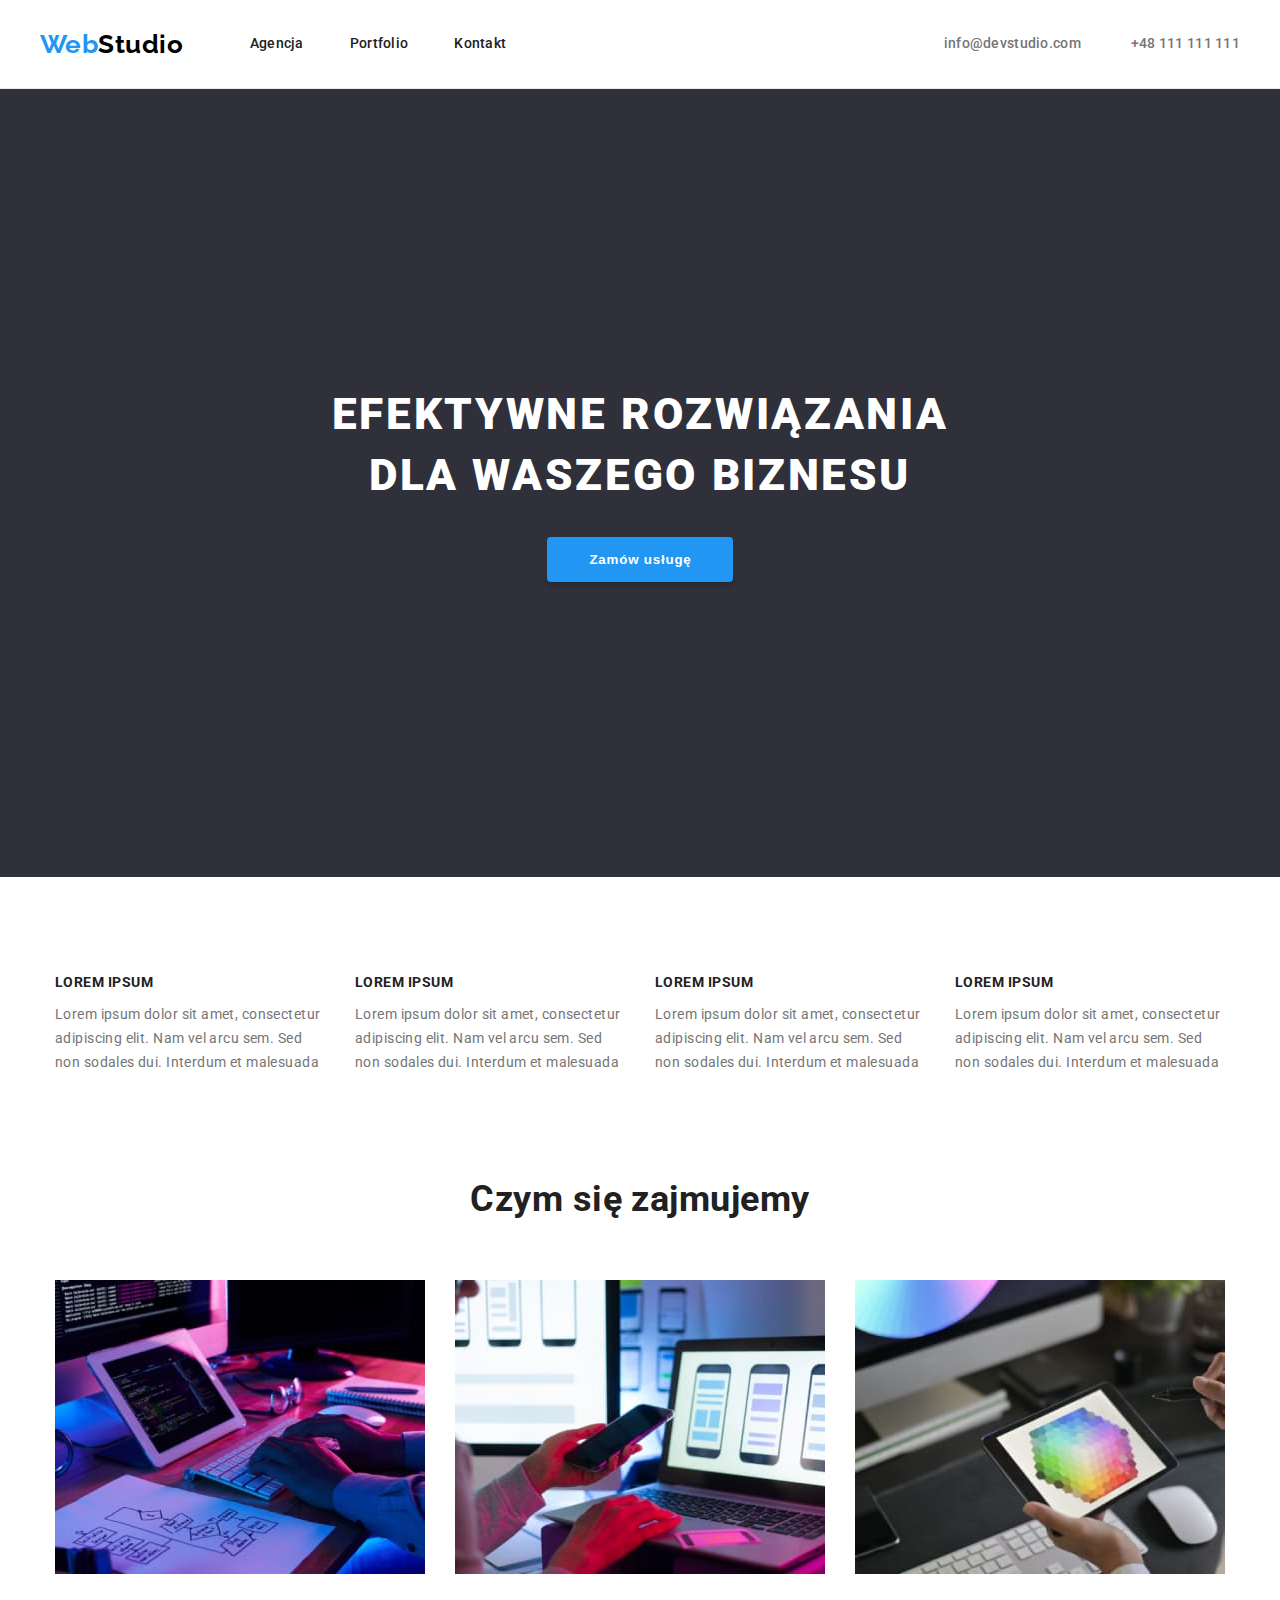
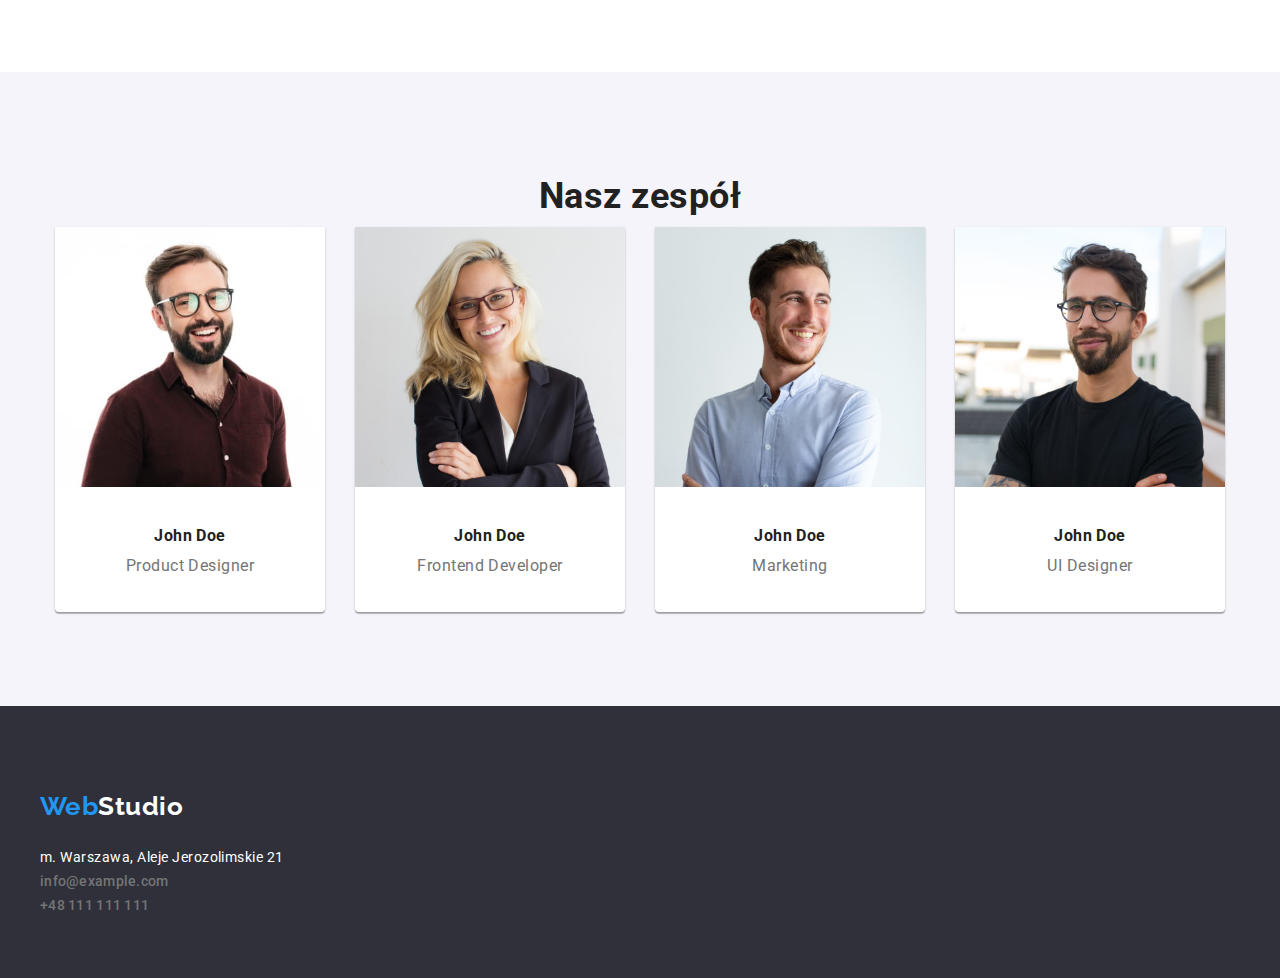
<file: index.html>
<!DOCTYPE html>
<html lang="pl">
  <head>
    <meta charset="UTF-8" />
    <meta http-equiv="X-UA-Compatible" content="IE=edge" />
    <meta name="viewport" content="width=device-width, initial-scale=1.0" />
    <title>WebStudio</title>
    <link rel="preconnect" href="https://fonts.googleapis.com" />
    <link rel="preconnect" href="https://fonts.gstatic.com" crossorigin />
    <link
      href="https://fonts.googleapis.com/css2?family=Montserrat:wght@400;700&family=Raleway:wght@700&family=Roboto:wght@400;500;700;900&display=swap"
      rel="stylesheet"
    />
    <link
      rel="stylesheet"
      href="https://cdnjs.cloudflare.com/ajax/libs/modern-normalize/1.1.0/modern-normalize.min.css"
      integrity="sha512-wpPYUAdjBVSE4KJnH1VR1HeZfpl1ub8YT/NKx4PuQ5NmX2tKuGu6U/JRp5y+Y8XG2tV+wKQpNHVUX03MfMFn9Q=="
      crossorigin="anonymous"
      referrerpolicy="no-referrer"
    />
    <link href="css/styles.css" rel="stylesheet" />
  </head>
  <body>
    <header>
      <div class="container header-container">
        <a class="header-style" href="index.html"><span class="blue-logo">Web</span>Studio</a>
        <nav>
          <ul class="navigation">
            <li class="navigation-item">
              <a href="index.html" class="black-header">Agencja</a>
            </li>
            <li>
              <a href="portfolio.html" class="black-header">Portfolio</a>
            </li>
            <li>
              <a href="#" class="black-header">Kontakt</a>
            </li>
          </ul>
        </nav>
        <ul class="header-contact">
          <li><a href="mailto:info@devstudio.com" class="address">info@devstudio.com</a></li>
          <li><a href="tel:+48111111111" class="address">+48 111 111 111</a></li>
        </ul>
      </div>
    </header>
    <main>
      <section class="backgroud">
        <div class="big-container container section">
          <h1 class="big-text">EFEKTYWNE ROZWIĄZANIA DLA WASZEGO BIZNESU</h1>
          <button type="button" class="first-button">Zamów usługę</button>
        </div>
      </section>
      <section class="section">
        <ul class="lorem-list container">
          <li class="lorem-item">
            <h3 class="lorem-ipsum">LOREM IPSUM</h3>
            <p class="lorem-text">
              Lorem ipsum dolor sit amet, consectetur adipiscing elit. Nam vel arcu sem. Sed non
              sodales dui. Interdum et malesuada
            </p>
          </li>
          <li class="lorem-item">
            <h3 class="lorem-ipsum">LOREM IPSUM</h3>
            <p class="lorem-text">
              Lorem ipsum dolor sit amet, consectetur adipiscing elit. Nam vel arcu sem. Sed non
              sodales dui. Interdum et malesuada
            </p>
          </li>
          <li class="lorem-item">
            <h3 class="lorem-ipsum">LOREM IPSUM</h3>
            <p class="lorem-text">
              Lorem ipsum dolor sit amet, consectetur adipiscing elit. Nam vel arcu sem. Sed non
              sodales dui. Interdum et malesuada
            </p>
          </li>
          <li class="lorem-item">
            <h3 class="lorem-ipsum">LOREM IPSUM</h3>
            <p class="lorem-text">
              Lorem ipsum dolor sit amet, consectetur adipiscing elit. Nam vel arcu sem. Sed non
              sodales dui. Interdum et malesuada
            </p>
          </li>
        </ul>
        <section>
          <h2 class="first-header">Czym się zajmujemy</h2>
          <ul class="job-list container">
            <li><img alt="Programowanie" width="370" height="294" src="images/img1.jpg" /></li>
            <li><img alt="Aplikacje" width="370" height="294" src="images/img2.jpg" /></li>
            <li><img alt="Tablety" width="370" height="294" src="images/img3.jpg" /></li>
          </ul>
        </section>
      </section>

      <section class="squad section">
        <div class="container">
          <h2 class="second-header">Nasz zespół</h2>
          <ul class="job-list container">
            <li class="squad-item">
              <figure>
                <img alt="Mężczyzna" width="270" height="260" src="images/img4.jpg" />
                <figcaption>
                  <h4 class="name">John Doe</h4>
                  <p class="position">Product Designer</p>
                </figcaption>
              </figure>
            </li>

            <li class="squad-item">
              <figure>
                <img alt="Kobieta" width="270" height="260" src="images/img5.jpg" />
                <figcaption>
                  <h4 class="name">John Doe</h4>
                  <p class="position">Frontend Developer</p>
                </figcaption>
              </figure>
            </li>

            <li class="squad-item">
              <figure>
                <img alt="Mężczyzna" width="270" height="260" src="images/img6.jpg" />
                <figcaption>
                  <h4 class="name">John Doe</h4>
                  <p class="position">Marketing</p>
                </figcaption>
              </figure>
            </li>

            <li class="squad-item">
              <figure>
                <img alt="Mężczyzna" width="270" height="260" src="images/img7.jpg" />
                <figcaption>
                  <h4 class="name">John Doe</h4>
                  <p class="position">UI Designer</p>
                </figcaption>
              </figure>
            </li>
          </ul>
        </div>
      </section>
    </main>
    <footer class="backgroud">
      <div class="container footer-container">
        <a class="footer-style" href="index.html"><span class="blue-logo">Web</span>Studio</a>
        <address>
          <ul>
            <li>
              <p class="footer-adress">m. Warszawa, Aleje Jerozolimskie 21</p>
            </li>
            <li><a class="address" href="mailto:info@example.com">info@example.com</a></li>
            <li><a class="address" href="tel:+48111111111">+48 111 111 111</a></li>
          </ul>
        </address>
      </div>
    </footer>
  </body>
</html>
</file>
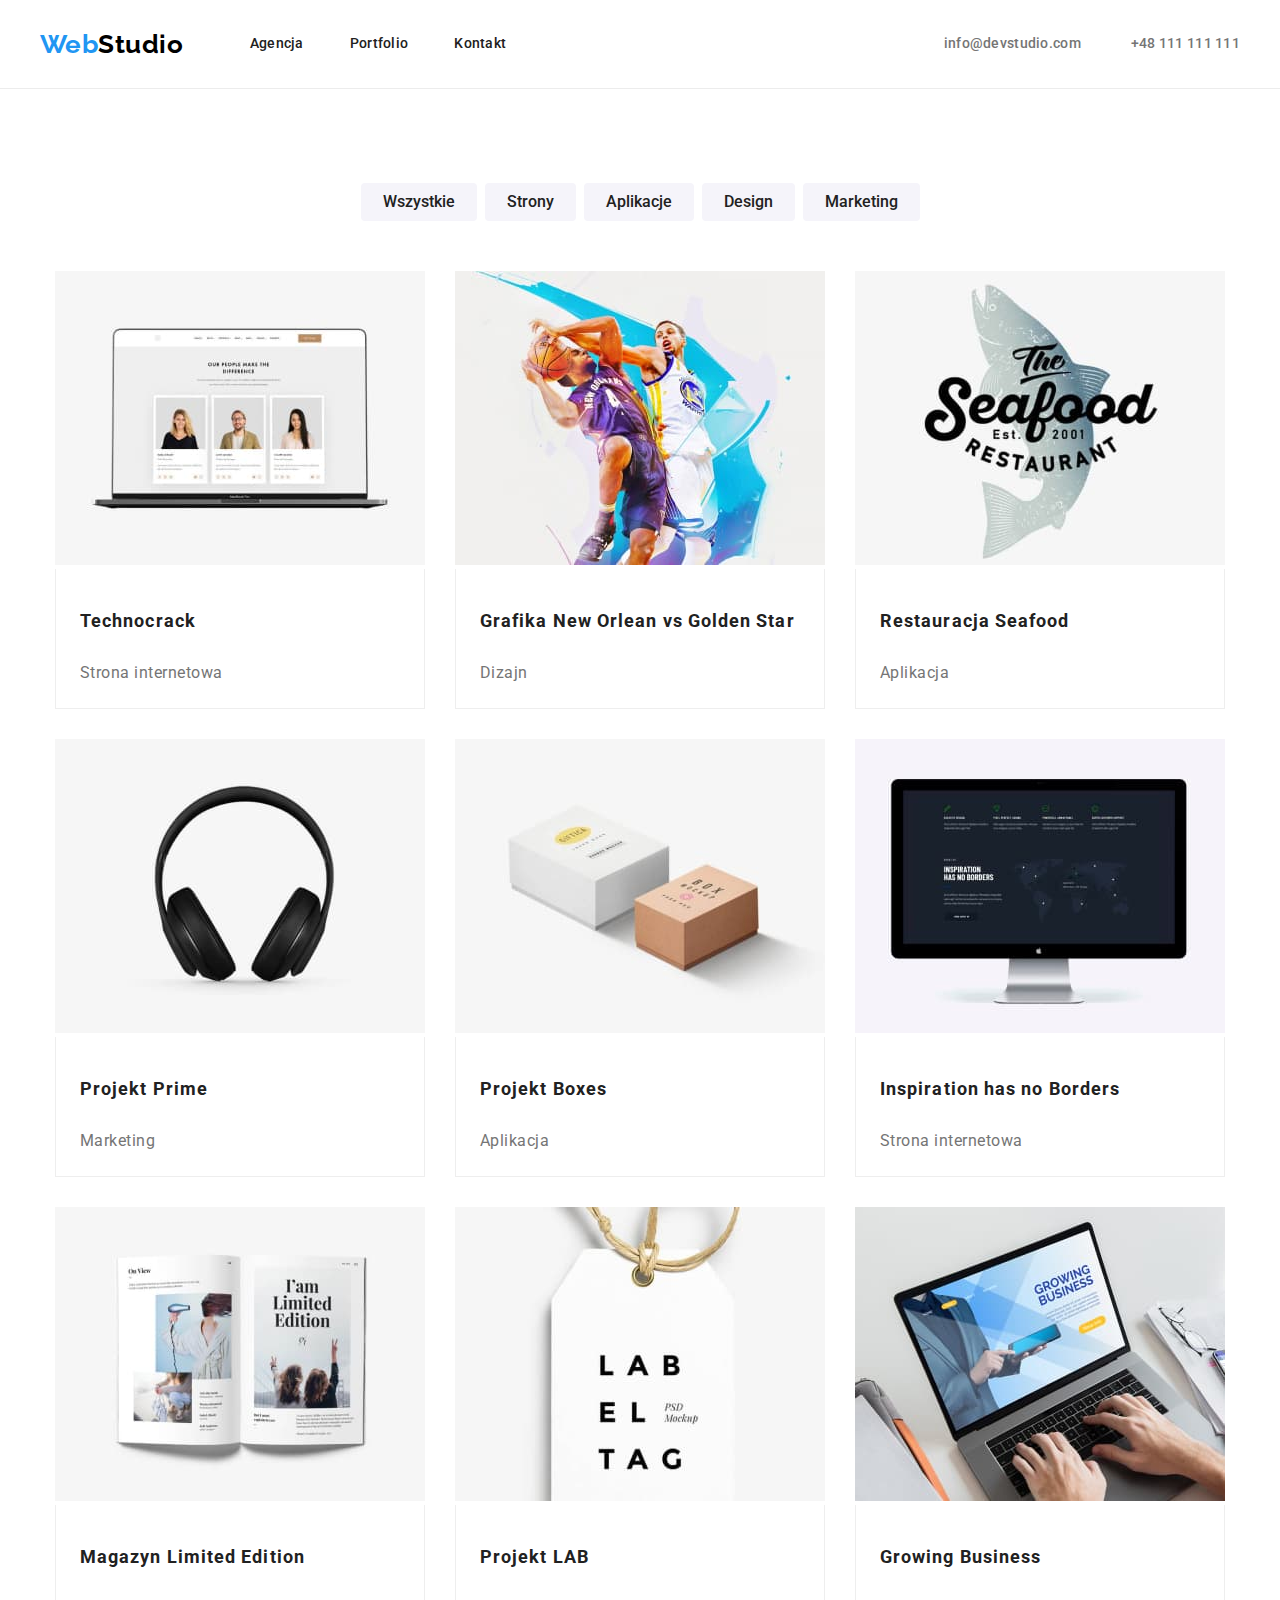
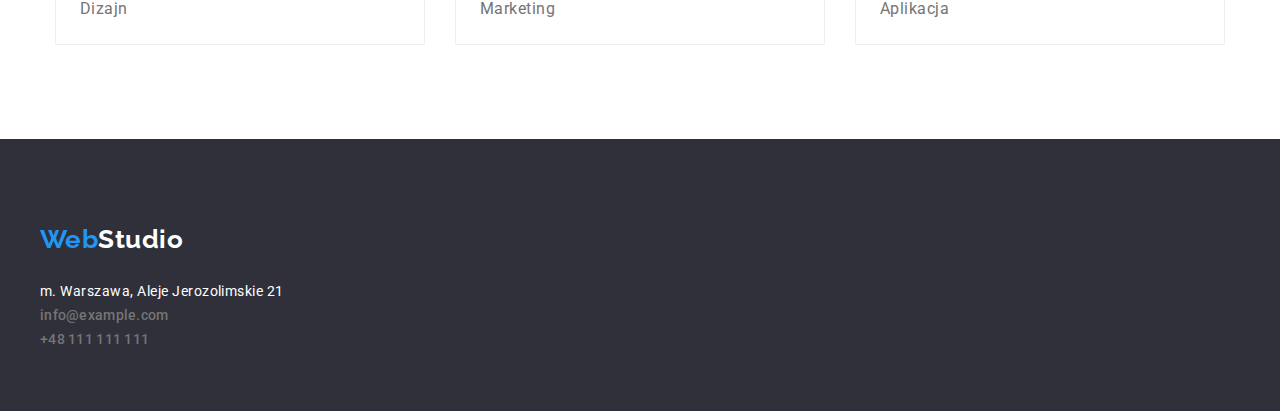
<file: portfolio.html>
<!DOCTYPE html>
<html lang="pl">
  <head>
    <meta charset="UTF-8" />
    <meta http-equiv="X-UA-Compatible" content="IE=edge" />
    <meta name="viewport" content="width=device-width, initial-scale=1.0" />
    <title>Portfolio</title>
    <link href="css/styles.css" rel="stylesheet" />
    <link rel="preconnect" href="https://fonts.googleapis.com" />
    <link rel="preconnect" href="https://fonts.gstatic.com" crossorigin />
    <link
      href="https://fonts.googleapis.com/css2?family=Montserrat:wght@400;700&family=Raleway:wght@700&family=Roboto:wght@400;500;700;900&display=swap"
      rel="stylesheet"
    />
    <link
      rel="stylesheet"
      href="https://cdnjs.cloudflare.com/ajax/libs/modern-normalize/1.1.0/modern-normalize.min.css"
      integrity="sha512-wpPYUAdjBVSE4KJnH1VR1HeZfpl1ub8YT/NKx4PuQ5NmX2tKuGu6U/JRp5y+Y8XG2tV+wKQpNHVUX03MfMFn9Q=="
      crossorigin="anonymous"
      referrerpolicy="no-referrer"
    />
    <link href="css/styles.css" rel="stylesheet" />
  </head>
  <body>
    <header>
      <div class="container header-container">
        <a class="header-style" href="index.html"><span class="blue-logo">Web</span>Studio</a>
        <nav>
          <ul class="navigation">
            <li class="navigation-item">
              <a href="index.html" class="black-header">Agencja</a>
            </li>
            <li>
              <a href="portfolio.html" class="black-header">Portfolio</a>
            </li>
            <li>
              <a href="#" class="black-header">Kontakt</a>
            </li>
          </ul>
        </nav>
        <ul class="header-contact">
          <li><a href="mailto:info@devstudio.com" class="address">info@devstudio.com</a></li>
          <li><a href="tel:+48111111111" class="address">+48 111 111 111</a></li>
        </ul>
      </div>
    </header>
    <main>
      <div class="container">
        <section class="section">
          <ul class="menu">
            <li><button class="second-button" type="button">Wszystkie</button></li>
            <li><button class="second-button" type="button">Strony</button></li>
            <li><button class="second-button" type="button">Aplikacje</button></li>
            <li><button class="second-button" type="button">Design</button></li>
            <li><button class="second-button" type="button">Marketing</button></li>
          </ul>
          <ul class="project">
            <li>
              <figure>
                <img alt="laptop" width="370" height="294" src="images/img8.jpg" />
                <figcaption class="project-description">
                  <h4 class="customers">Technocrack</h4>
                  <p class="project-type">Strona internetowa</p>
                </figcaption>
              </figure>
            </li>

            <li>
              <figure>
                <img alt="koszykarze" width="370" height="294" src="images/img9.jpg" />
                <figcaption class="project-description">
                  <h4 class="customers">Grafika New Orlean vs Golden Star</h4>
                  <p class="project-type">Dizajn</p>
                </figcaption>
              </figure>
            </li>

            <li>
              <figure>
                <img alt="logo restauracji" width="370" height="294" src="images/img10.jpg" />
                <figcaption class="project-description">
                  <h4 class="customers">Restauracja Seafood</h4>
                  <p class="project-type">Aplikacja</p>
                </figcaption>
              </figure>
            </li>

            <li>
              <figure>
                <img alt="słuchawki" width="370" height="294" src="images/img11.jpg" />
                <figcaption class="project-description">
                  <h4 class="customers">Projekt Prime</h4>
                  <p class="project-type">Marketing</p>
                </figcaption>
              </figure>
            </li>

            <li>
              <figure>
                <img alt="pudełka" width="370" height="294" src="images/img12.jpg" />
                <figcaption class="project-description">
                  <h4 class="customers">Projekt Boxes</h4>
                  <p class="project-type">Aplikacja</p>
                </figcaption>
              </figure>
            </li>

            <li>
              <figure>
                <img alt="monitor" width="370" height="294" src="images/img13.jpg" />
                <figcaption class="project-description">
                  <h4 class="customers">Inspiration has no Borders</h4>
                  <p class="project-type">Strona internetowa</p>
                </figcaption>
              </figure>
            </li>

            <li>
              <figure>
                <img alt="magazyn" width="370" height="294" src="images/img14.jpg" />
                <figcaption class="project-description">
                  <h4 class="customers">Magazyn Limited Edition</h4>
                  <p class="project-type">Dizajn</p>
                </figcaption>
              </figure>
            </li>

            <li>
              <figure>
                <img alt="etykieta" width="370" height="294" src="images/img15.jpg" />
                <figcaption class="project-description">
                  <h4 class="customers">Projekt LAB</h4>
                  <p class="project-type">Marketing</p>
                </figcaption>
              </figure>
            </li>

            <li>
              <figure>
                <img alt="laptop" width="370" height="294" src="images/img16.jpg" />
                <figcaption class="project-description">
                  <h4 class="customers">Growing Business</h4>
                  <p class="project-type">Aplikacja</p>
                </figcaption>
              </figure>
            </li>
          </ul>
        </section>
      </div>
    </main>
    <footer class="backgroud">
      <div class="container footer-container">
        <a class="footer-style" href="index.html"><span class="blue-logo">Web</span>Studio</a>
        <address>
          <ul>
            <li>
              <p class="footer-adress">m. Warszawa, Aleje Jerozolimskie 21</p>
            </li>
            <li><a class="address" href="mailto:info@example.com">info@example.com</a></li>
            <li><a class="address" href="tel:+48111111111">+48 111 111 111</a></li>
          </ul>
        </address>
      </div>
    </footer>
  </body>
</html>
</file>
<file: css/styles.css>
:root {
  --text-color: #000000;
  --first-color: #ffffff;
  --second-color: #2196f3;
  --secon-black: #212121;
  --color-grey: #757575;
  --color-header-line: rgba(236, 236, 236, 1);
  --color-border-line: #eeeeee;
  --font-primary: 'Roboto', sans-serif;
  --font-secondary: 'Raleway';
}

* {
  margin: 0;
  padding: 0;
}

body {
  font-family: var(--font-primary);
  letter-spacing: 0.03em;
}
a {
  text-decoration: none;
}
ul {
  list-style-type: none;
}
button {
  cursor: pointer;
}
.backgroud {
  background-color: #2f303a;
}
.address,
.black-header {
  font-weight: 500;
  font-size: 14px;
  line-height: 1.7;
  letter-spacing: 0.02em;
  font-style: normal;
}
.address {
  color: var(--color-grey);
}
.address:hover,
.address:focus {
  color: var(--second-color);
}
.black-header {
  color: var(--secon-black);
}
.black-header:hover,
.black-header:focus {
  color: var(--second-color);
}
.section {
  padding: 94px 0;
}
.first-header {
  font-weight: 700;
  font-size: 36px;
  line-height: 1.7;
  text-align: center;
  color: var(--secon-black);
  margin-bottom: 50px;
}

.second-header {
  font-weight: 700;
  font-size: 36px;
  line-height: 1.7;
  text-align: center;
  color: var(--secon-black);
}
.header-style,
.footer-style {
  font-family: var(--font-secondary);
  font-weight: 700;
  font-size: 26px;
  line-height: 3.1;
}
.header-style {
  color: var(--text-color);
}
.header-contact {
  display: flex;
  gap: 50px;
}
.blue-logo {
  color: var(--second-color);
}
.big-text {
  font-weight: 900;
  font-size: 44px;
  line-height: 1.4;
  letter-spacing: 0.06em;
  text-transform: uppercase;
  color: var(--first-color);
  text-align: center;
  margin-top: 200px;
  width: 696px;
}
.lorem-ipsum {
  font-weight: 700;
  font-size: 14px;
  line-height: 1.6;
  text-transform: uppercase;
  color: var(--secon-black);
  margin-bottom: 10px;
}
.lorem-text {
  font-size: 14px;
  line-height: 1.7;
  color: var(--color-grey);
  letter-spacing: 0.03em;
}
.name,
.position {
  line-height: 1.9;
  text-align: center;
}
.name {
  color: var(--secon-black);
  text-align: center;
  padding-top: 30px;
}
.position {
  color: var(--color-grey);
  padding-bottom: 30px;
}
.customers {
  font-weight: 700;
  font-size: 18px;
  line-height: 3.6;
  letter-spacing: 0.06em;
  color: var(--secon-black);
}
.project-type {
  color: var(--color-grey);
  line-height: 1.9;
}
.first-button {
  background: var(--second-color);
  box-shadow: 0px 4px 4px rgba(0, 0, 0, 0.15);
  color: var(--first-color);
  font-weight: 700;
  line-height: 1.9;
  letter-spacing: 0.06em;
  padding: 10px 41px 10px 42px;
  margin-bottom: 200px;
  border: none;
  border-radius: 4px;
}
.second-button {
  background: #f5f4fa;
  border: none;
  border-radius: 4px;
  font-family: 'Roboto';
  font-style: normal;
  font-weight: 500;
  font-size: 16px;
  line-height: 26px;
  color: var(--secon-black);
  padding: 6px 22px;
}
.second-button:hover,
.second-button:focus {
  background: var(--second-color);
  color: var(--first-color);
}
header {
  border-bottom: 1px solid var(--color-header-line);
}
.container {
  max-width: 1200px;
  width: 100%;
  margin: 0 auto;
}
.header-container {
  display: flex;
  align-items: center;
  justify-content: space-between;
}
.navigation {
  display: flex;
  gap: 46px;
  margin-right: 371px;
  padding: 32px 0;
}
.big-container {
  display: flex;
  flex-direction: column;
  align-items: center;
  justify-content: center;
  gap: 30px;
  height: 600px;
}
.lorem-item {
  width: 270px;
}
.lorem-list {
  display: flex;
  gap: 30px;
  justify-content: center;
  margin-bottom: 94px;
}
.job-list {
  display: flex;
  gap: 30px;
  justify-content: center;
}
.squad {
  background: #f5f4fa;
}
.squad-item {
  background-color: var(--first-color);
  box-shadow: 0px 1px 3px rgba(0, 0, 0, 0.12), 0px 1px 1px rgba(0, 0, 0, 0.14),
    0px 2px 1px rgba(0, 0, 0, 0.2);
  border-radius: 0px 0px 4px 4px;
}
.menu {
  display: flex;
  justify-content: center;
  gap: 8px;
  margin-bottom: 50px;
}
.project {
  display: flex;
  flex-wrap: wrap;
  gap: 30px;
  justify-content: center;
  align-items: center;
}
.project-description {
  border: 1px solid var(--color-border-line);
  border-top: none;
  display: flex;
  flex-direction: column;
  gap: 4px;
  padding: 20px 24px;
}
.footer-style {
  color: var(--first-color);
}

.footer-container {
  padding: 60px 0;
}

.footer-adress {
  font-style: normal;
  font-size: 14px;
  line-height: 1.7;
  color: var(--first-color);
  display: flex;
  flex-direction: column;
  gap: 9px;
}
.footer-adress:hover,
.footer-adress:focus {
  color: var(--second-color);
}
</file>
